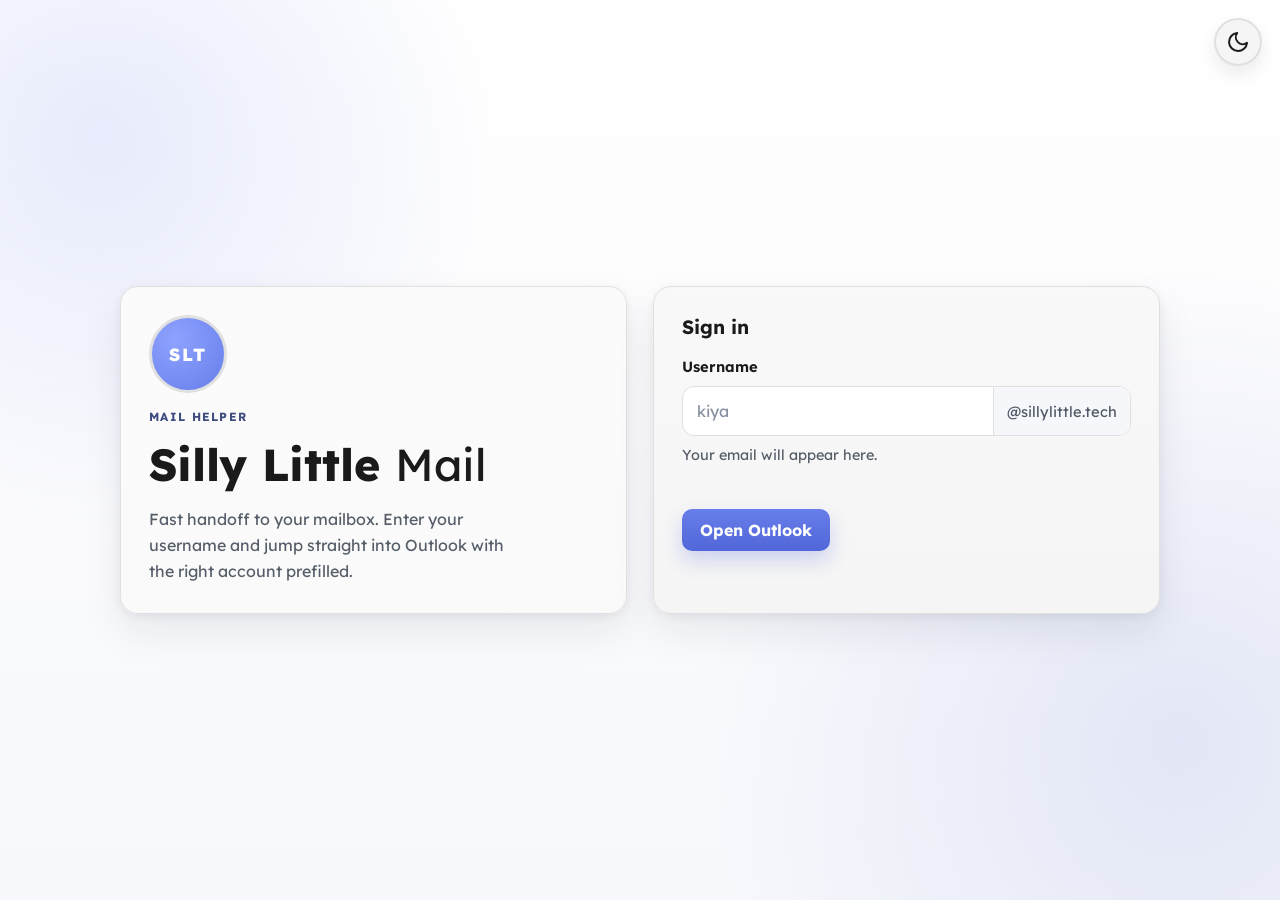
<file: index.html>
<!DOCTYPE html>
<html lang="en">
  <head>
    <meta charset="UTF-8" />
    <meta name="viewport" content="width=device-width, initial-scale=1.0" />
    <title>Silly Little Login</title>
    <meta
      name="description"
      content="Sign in to your sillylittle.tech mailbox with a tiny username helper."
    />
    <script>
      (function () {
        try {
          const savedTheme = localStorage.getItem("theme");
          const systemTheme =
            globalThis.matchMedia &&
            globalThis.matchMedia("(prefers-color-scheme: dark)").matches
              ? "dark"
              : "light";
          document.documentElement.dataset.theme = savedTheme || systemTheme;
        } catch (error) {
          document.documentElement.dataset.theme = "light";
        }
      })();
    </script>
    <link rel="preconnect" href="https://fonts.googleapis.com" />
    <link rel="preconnect" href="https://fonts.gstatic.com" crossorigin />
    <link
      rel="stylesheet"
      href="https://fonts.googleapis.com/css2?family=Lexend:wght@100..900&display=swap"
    />
    <link rel="stylesheet" href="styles.css" />
    <script defer src="app.js"></script>
  </head>
  <body>
    <button id="themeToggle" class="theme-toggle" aria-label="Toggle theme">
      <svg
        class="sun-icon"
        xmlns="http://www.w3.org/2000/svg"
        width="24"
        height="24"
        viewBox="0 0 24 24"
        fill="none"
        stroke="currentColor"
        stroke-width="2"
        stroke-linecap="round"
        stroke-linejoin="round"
      >
        <circle cx="12" cy="12" r="5"></circle>
        <line x1="12" y1="1" x2="12" y2="3"></line>
        <line x1="12" y1="21" x2="12" y2="23"></line>
        <line x1="4.22" y1="4.22" x2="5.64" y2="5.64"></line>
        <line x1="18.36" y1="18.36" x2="19.78" y2="19.78"></line>
        <line x1="1" y1="12" x2="3" y2="12"></line>
        <line x1="21" y1="12" x2="23" y2="12"></line>
        <line x1="4.22" y1="19.78" x2="5.64" y2="18.36"></line>
        <line x1="18.36" y1="5.64" x2="19.78" y2="4.22"></line>
      </svg>
      <svg
        class="moon-icon"
        xmlns="http://www.w3.org/2000/svg"
        width="24"
        height="24"
        viewBox="0 0 24 24"
        fill="none"
        stroke="currentColor"
        stroke-width="2"
        stroke-linecap="round"
        stroke-linejoin="round"
      >
        <path d="M21 12.79A9 9 0 1 1 11.21 3 7 7 0 0 0 21 12.79z"></path>
      </svg>
    </button>
    <main class="shell">
      <div class="layout">
        <section class="panel brand-panel" aria-label="Site introduction">
          <div class="avatar" aria-hidden="true">SLT</div>
          <p class="eyebrow">mail helper</p>
          <h1>Silly Little <span>Mail</span></h1>
          <p class="lede">
            Fast handoff to your mailbox. Enter your username and jump straight
            into Outlook with the right account prefilled.
          </p>
        </section>

        <section class="panel card">
          <h2>Sign in</h2>

          <form id="login-form" class="login-form">
            <label for="username">Username</label>
            <div class="input-row">
              <input
                id="username"
                name="username"
                type="text"
                inputmode="email"
                autocomplete="username"
                placeholder="kiya"
                aria-describedby="email-preview error-message"
                required
              />
              <span class="suffix">@sillylittle.tech</span>
            </div>

            <p id="email-preview" class="preview">Your email will appear here.</p>
            <p id="error-message" class="error" aria-live="polite"></p>

            <button type="submit">Open Outlook</button>
          </form>
        </section>
      </div>
    </main>
  </body>
</html>
</file>
<file: styles.css>
:root {
  --bg-color: #ffffff;
  --bg-bottom: #f7f8fc;
  --glow-a: rgba(102, 126, 234, 0.15);
  --glow-b: rgba(80, 98, 202, 0.13);
  --text-color: #1a1a1a;
  --muted: #555d68;
  --card-bg: #f5f5f5;
  --panel-bg: #fafafa;
  --border-color: #e0e0e0;
  --accent-color: #667eea;
  --accent-deep: #5166d8;
  --danger: #a83a3a;
  --placeholder: #8690a0;
  --surface: #ffffff;
  --surface-soft: #f6f7fa;
  --shadow-a: rgba(15, 23, 42, 0.08);
  --shadow-b: rgba(15, 23, 42, 0.06);
  --toggle-shadow: rgba(0, 0, 0, 0.08);
}

[data-theme="dark"] {
  --bg-color: #121722;
  --bg-bottom: #0e1119;
  --glow-a: rgba(140, 157, 255, 0.2);
  --glow-b: rgba(85, 108, 232, 0.18);
  --text-color: #f2f5ff;
  --muted: #bec8da;
  --card-bg: #1b2230;
  --panel-bg: #171d2a;
  --border-color: #323a4f;
  --accent-color: #8b9dff;
  --accent-deep: #7086fa;
  --danger: #ff9a9a;
  --placeholder: #93a0ba;
  --surface: #1f2736;
  --surface-soft: #262f41;
  --shadow-a: rgba(0, 0, 0, 0.34);
  --shadow-b: rgba(0, 0, 0, 0.24);
  --toggle-shadow: rgba(0, 0, 0, 0.3);
}

* {
  box-sizing: border-box;
}

body {
  margin: 0;
  min-height: 100vh;
  color: var(--text-color);
  font-family:
    "Lexend",
    -apple-system,
    BlinkMacSystemFont,
    "Segoe UI",
    Roboto,
    "Helvetica Neue",
    Arial,
    sans-serif;
  background:
    radial-gradient(circle at 8% 15%, var(--glow-a), transparent 28%),
    radial-gradient(circle at 92% 82%, var(--glow-b), transparent 34%),
    linear-gradient(180deg, var(--bg-color) 0%, var(--bg-bottom) 100%);
  transition:
    background-color 0.2s ease,
    color 0.2s ease;
}

.theme-toggle {
  position: fixed;
  top: 18px;
  right: 18px;
  width: 48px;
  height: 48px;
  border-radius: 999px;
  border: 2px solid var(--border-color);
  background: var(--card-bg);
  color: var(--text-color);
  box-shadow: 0 8px 18px var(--toggle-shadow);
  cursor: pointer;
  z-index: 10;
  display: flex;
  align-items: center;
  justify-content: center;
  transition:
    transform 0.18s ease,
    background-color 0.18s ease,
    border-color 0.18s ease;
}

.theme-toggle:hover {
  transform: rotate(12deg);
}

.sun-icon {
  display: none;
}

.moon-icon {
  display: block;
}

[data-theme="dark"] .sun-icon {
  display: block;
}

[data-theme="dark"] .moon-icon {
  display: none;
}

.shell {
  min-height: 100vh;
  display: grid;
  place-items: center;
  padding: 24px 20px;
}

.layout {
  width: min(1040px, 100%);
  display: grid;
  grid-template-columns: minmax(280px, 1fr) minmax(320px, 1fr);
  gap: 26px;
  align-items: stretch;
  animation: rise-in 420ms ease-out both;
}

.panel {
  border: 1px solid var(--border-color);
  border-radius: 18px;
  background: linear-gradient(180deg, color-mix(in srgb, var(--panel-bg) 85%, #ffffff 15%) 0%, var(--panel-bg) 100%);
  box-shadow:
    0 18px 40px var(--shadow-a),
    0 3px 10px var(--shadow-b);
}

.brand-panel {
  padding: 28px;
  display: flex;
  flex-direction: column;
  justify-content: center;
  gap: 16px;
}

.avatar {
  width: 78px;
  height: 78px;
  border-radius: 999px;
  border: 3px solid var(--border-color);
  background: radial-gradient(circle at 32% 30%, #8ea2ff, var(--accent-color));
  color: #fff;
  display: grid;
  place-items: center;
  font-size: 1.1rem;
  font-weight: 800;
  letter-spacing: 0.08em;
}

.eyebrow {
  margin: 0;
  font-size: 0.74rem;
  font-weight: 700;
  letter-spacing: 0.11em;
  text-transform: uppercase;
  color: #3e4b81;
}

h1 {
  margin: 0;
  font-size: clamp(2rem, 4vw, 2.8rem);
  line-height: 1.1;
  font-weight: 750;
}

h1 span {
  font-weight: 420;
}

.lede {
  margin: 0;
  color: var(--muted);
  font-size: 1rem;
  line-height: 1.65;
  max-width: 38ch;
}

.card {
  background: linear-gradient(180deg, color-mix(in srgb, var(--card-bg) 65%, #ffffff 35%) 0%, var(--card-bg) 100%);
  padding: 28px;
}

h2 {
  margin: 0 0 18px;
  font-size: 1.2rem;
  font-weight: 700;
}

.login-form {
  display: grid;
  gap: 10px;
}

.login-form label {
  font-size: 0.92rem;
  font-weight: 650;
}

.input-row {
  display: grid;
  grid-template-columns: minmax(0, 1fr) auto;
  border: 1px solid var(--border-color);
  border-radius: 12px;
  overflow: hidden;
  background: var(--surface);
  transition:
    border-color 0.2s ease,
    box-shadow 0.2s ease,
    transform 0.2s ease;
}

.input-row:focus-within {
  border-color: color-mix(in srgb, var(--accent-color) 46%, var(--border-color) 54%);
  box-shadow: 0 0 0 4px rgba(102, 126, 234, 0.16);
  transform: translateY(-1px);
}

input {
  width: 100%;
  border: 0;
  padding: 14px 14px;
  font: inherit;
  color: var(--text-color);
  background: transparent;
}

input:focus {
  outline: none;
}

input::placeholder {
  color: var(--placeholder);
}

.suffix {
  border-left: 1px solid var(--border-color);
  background: var(--surface-soft);
  color: #4f5766;
  padding: 14px 13px;
  display: grid;
  place-items: center;
  white-space: nowrap;
  font-size: 0.92rem;
}

.preview,
.error {
  min-height: 1.2rem;
  margin: 0;
  font-size: 0.9rem;
}

.preview {
  color: var(--muted);
}

.error {
  color: var(--danger);
}

.login-form button {
  width: fit-content;
  min-width: 148px;
  margin-top: 4px;
  border: 0;
  border-radius: 10px;
  padding: 11px 18px;
  color: #fff;
  font: inherit;
  font-weight: 700;
  background: linear-gradient(180deg, var(--accent-color), var(--accent-deep));
  box-shadow: 0 10px 20px rgba(81, 102, 216, 0.24);
  cursor: pointer;
  transition:
    transform 0.2s ease,
    box-shadow 0.2s ease,
    filter 0.2s ease;
}

.login-form button:hover {
  transform: translateY(-2px);
  box-shadow: 0 14px 24px rgba(81, 102, 216, 0.3);
  filter: saturate(1.05);
}

.login-form button:active {
  transform: translateY(0);
}

@keyframes rise-in {
  from {
    opacity: 0;
    transform: translateY(12px);
  }

  to {
    opacity: 1;
    transform: translateY(0);
  }
}

@media (max-width: 820px) {
  .shell {
    padding: 16px;
  }

  .theme-toggle {
    width: 44px;
    height: 44px;
    top: 12px;
    right: 12px;
  }

  .layout {
    grid-template-columns: 1fr;
    gap: 14px;
  }

  .brand-panel,
  .card {
    padding: 20px;
    border-radius: 14px;
  }

  .input-row {
    grid-template-columns: 1fr;
  }

  .suffix {
    border-left: 0;
    border-top: 1px solid var(--border-color);
    justify-content: center;
  }

  .login-form button {
    width: 100%;
  }
}
</file>
